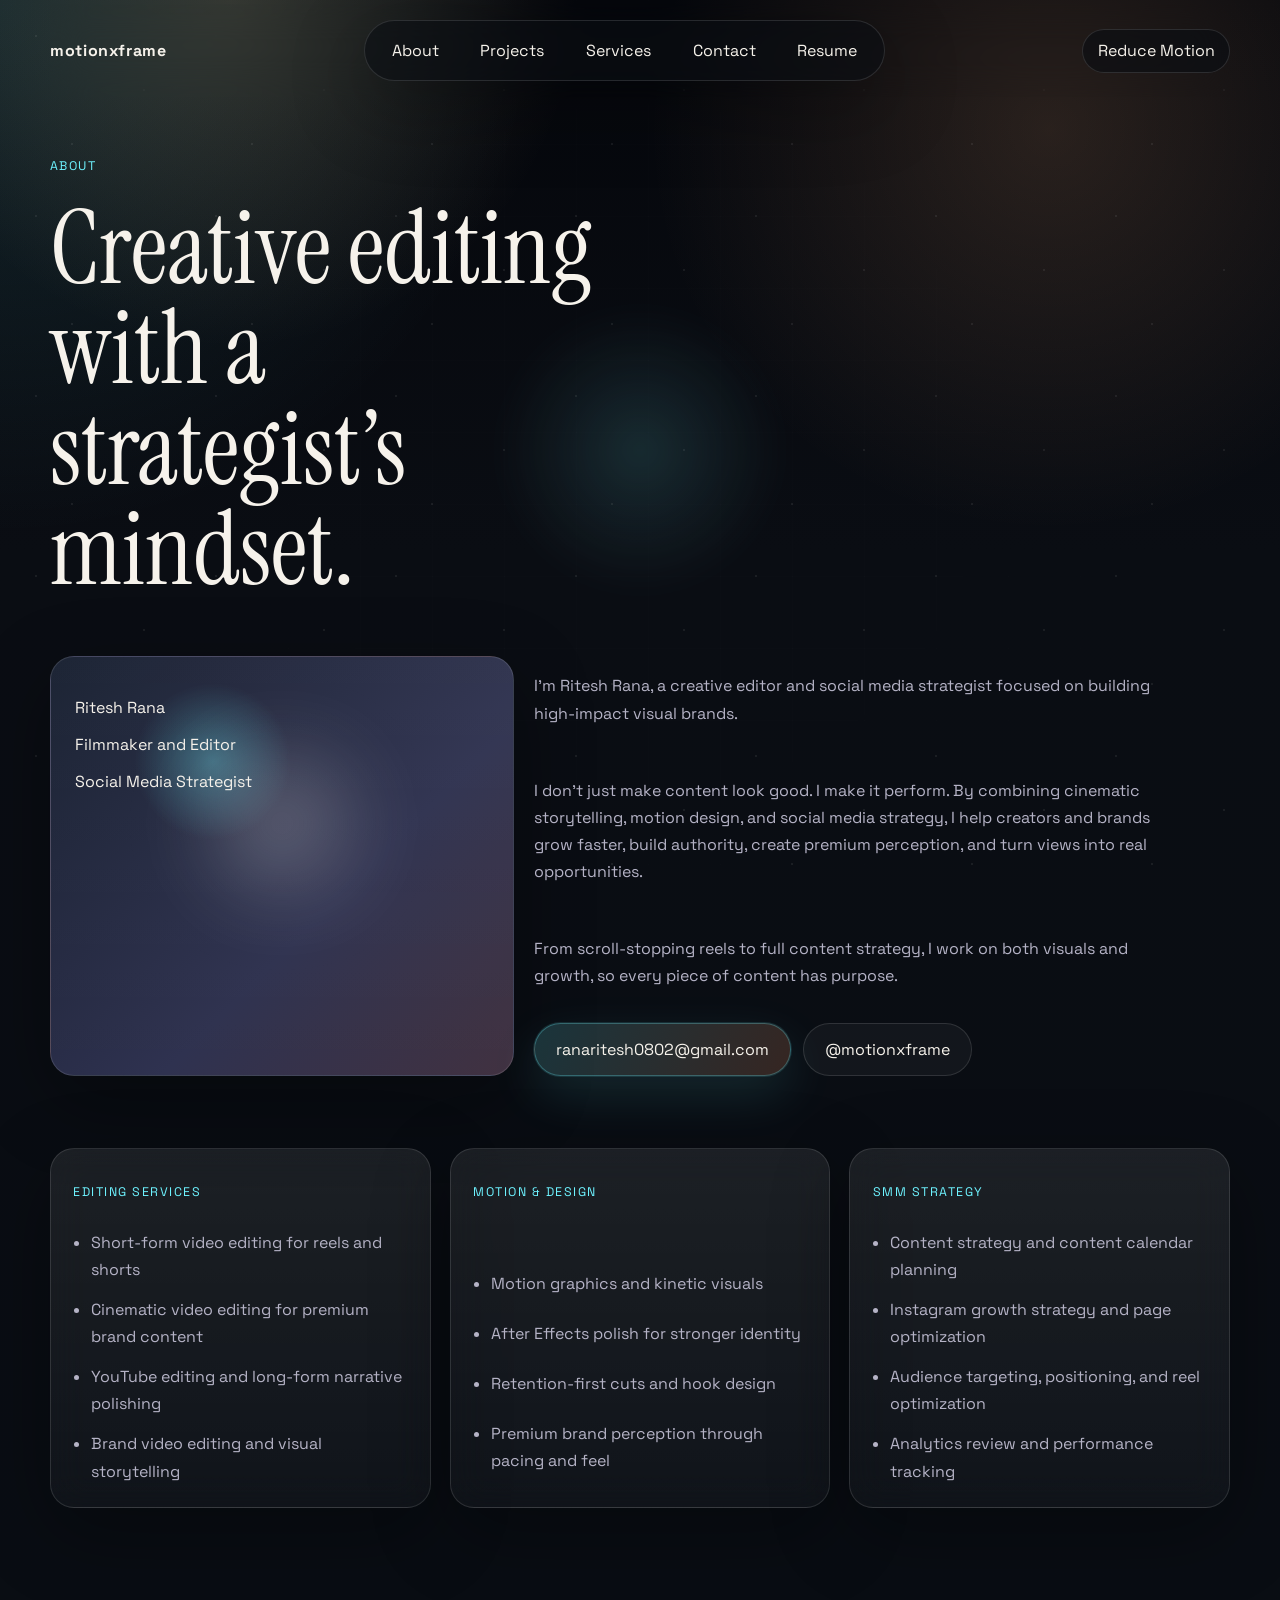
<file: about.html>
<!DOCTYPE html>
<html lang="en">
  <head>
    <meta charset="UTF-8" />
    <meta name="viewport" content="width=device-width, initial-scale=1.0" />
    <title>About | Motionxframe</title>
    <meta
      name="description"
      content="About Ritesh Rana of Motionxframe: cinematic video editing, motion design, and social media strategy for brands that want to grow."
    />
    <link rel="preconnect" href="https://fonts.googleapis.com" />
    <link rel="preconnect" href="https://fonts.gstatic.com" crossorigin />
    <link
      href="https://fonts.googleapis.com/css2?family=Instrument+Serif:ital@0;1&family=Space+Grotesk:wght@400;500;700&display=swap"
      rel="stylesheet"
    />
    <link rel="stylesheet" href="styles.css" />
    <script defer src="script.js"></script>
  </head>
  <body data-page="about">
    <a class="skip-link" href="#main">Skip to content</a>
    <div class="cursor-light" aria-hidden="true"></div>
    <div class="page-noise" aria-hidden="true"></div>
    <header class="site-header">
      <a class="brand mark" href="index.html">motionxframe</a>
      <nav class="site-nav" aria-label="Primary">
        <a href="about.html" aria-current="page">About</a>
        <a href="projects.html">Projects</a>
        <a href="services.html">Services</a>
        <a href="contact.html">Contact</a>
        <a href="assets/ritesh-rana-resume.pdf" download>Resume</a>
      </nav>
      <button class="motion-toggle" type="button" aria-pressed="false">
        Reduce Motion
      </button>
    </header>

    <main id="main" class="page-shell">
      <section class="section page-intro">
        <div class="section-heading reveal">
          <p class="eyebrow">About</p>
          <h1>Creative editing with a strategist’s mindset.</h1>
        </div>
        <div class="about-layout">
          <div class="portrait-card reveal tilt-card">
            <div class="portrait-glow"></div>
            <div class="portrait-copy">
              <p>Ritesh Rana</p>
              <p>Filmmaker and Editor</p>
              <p>Social Media Strategist</p>
            </div>
          </div>
          <div class="about-copy reveal">
            <p>
              I’m Ritesh Rana, a creative editor and social media strategist focused
              on building high-impact visual brands.
            </p>
            <p>
              I don’t just make content look good. I make it perform. By combining
              cinematic storytelling, motion design, and social media strategy, I
              help creators and brands grow faster, build authority, create premium
              perception, and turn views into real opportunities.
            </p>
            <p>
              From scroll-stopping reels to full content strategy, I work on both
              visuals and growth, so every piece of content has purpose.
            </p>
            <div class="about-links">
              <a class="button button-primary magnetic" href="mailto:ranaritesh0802@gmail.com"
                >ranaritesh0802@gmail.com</a
              >
              <a
                class="button button-secondary magnetic"
                href="https://www.instagram.com/motionxframe/"
                target="_blank"
                rel="noreferrer"
                >@motionxframe</a
              >
            </div>
          </div>
        </div>
      </section>

      <section class="section">
        <div class="detail-grid">
          <article class="detail-card glow-card reveal">
            <p class="eyebrow">Editing Services</p>
            <ul class="clean-list">
              <li>Short-form video editing for reels and shorts</li>
              <li>Cinematic video editing for premium brand content</li>
              <li>YouTube editing and long-form narrative polishing</li>
              <li>Brand video editing and visual storytelling</li>
            </ul>
          </article>
          <article class="detail-card glow-card reveal">
            <p class="eyebrow">Motion & Design</p>
            <ul class="clean-list">
              <li>Motion graphics and kinetic visuals</li>
              <li>After Effects polish for stronger identity</li>
              <li>Retention-first cuts and hook design</li>
              <li>Premium brand perception through pacing and feel</li>
            </ul>
          </article>
          <article class="detail-card glow-card reveal">
            <p class="eyebrow">SMM Strategy</p>
            <ul class="clean-list">
              <li>Content strategy and content calendar planning</li>
              <li>Instagram growth strategy and page optimization</li>
              <li>Audience targeting, positioning, and reel optimization</li>
              <li>Analytics review and performance tracking</li>
            </ul>
          </article>
        </div>
      </section>
    </main>
  </body>
</html>
</file>
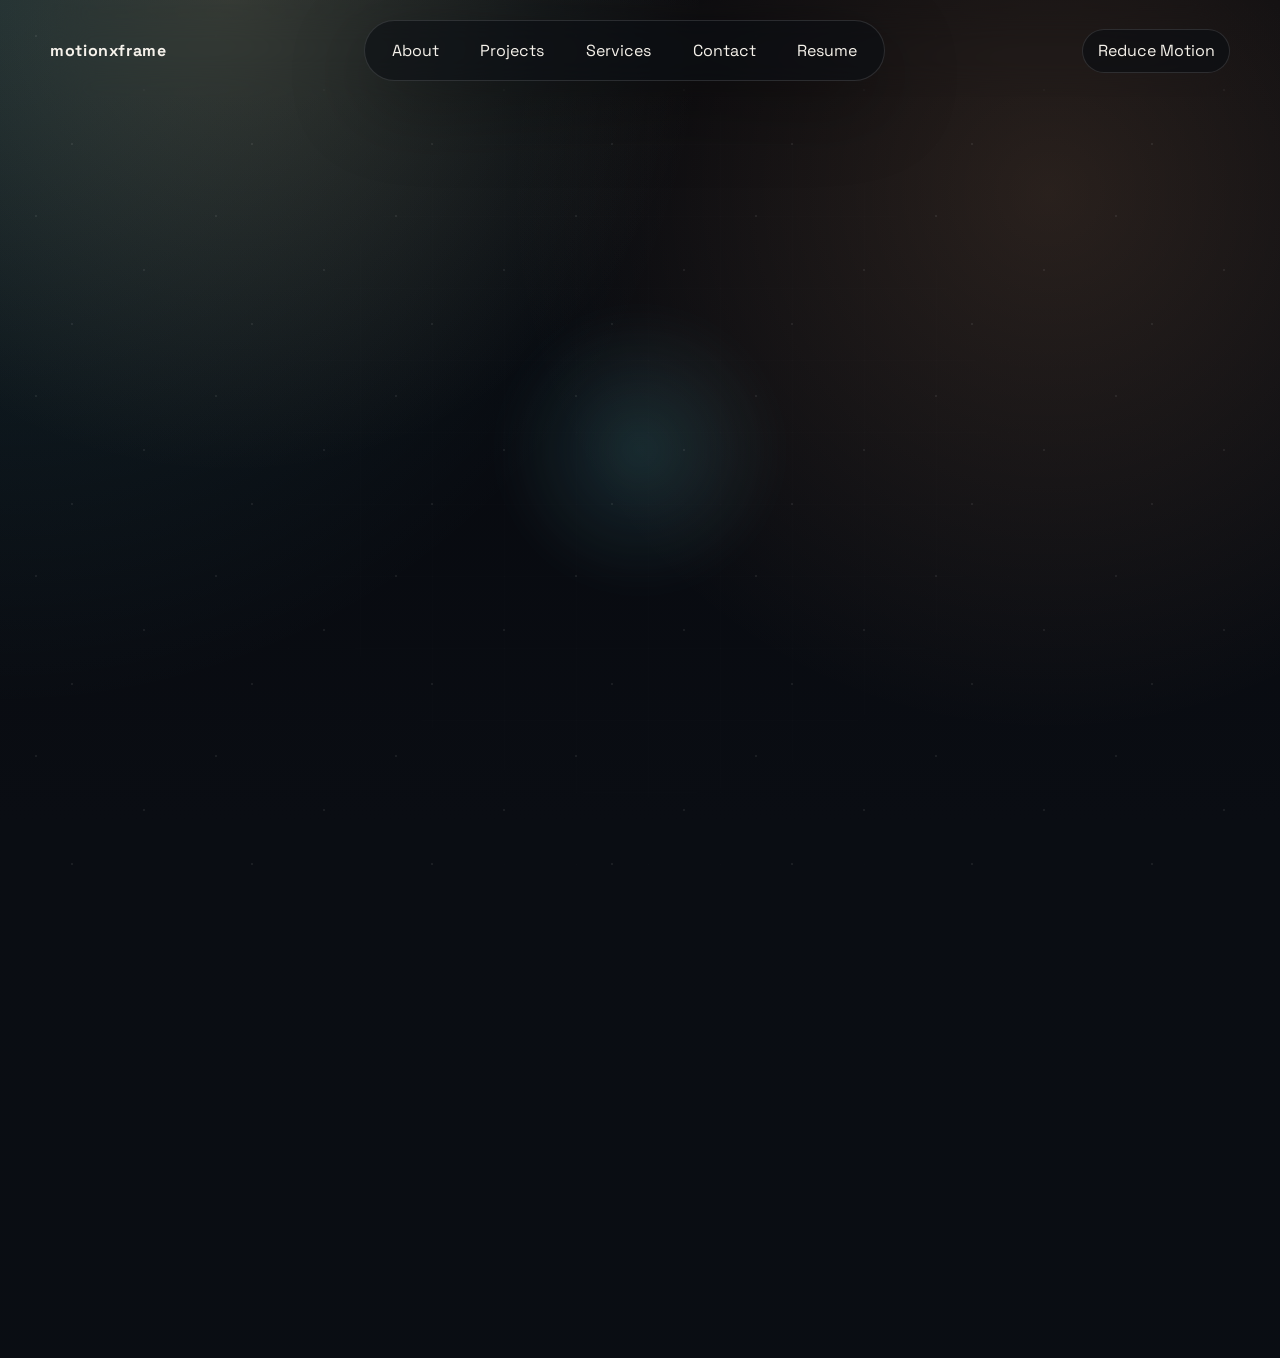
<file: blog.html>
<!DOCTYPE html>
<html lang="en">
  <head>
    <meta charset="UTF-8" />
    <meta http-equiv="refresh" content="0; url=services.html" />
    <meta name="viewport" content="width=device-width, initial-scale=1.0" />
    <title>Redirecting to Services</title>
  </head>
  <body>
    <p>Redirecting to <a href="services.html">Services</a>...</p>
  </body>
</html>
</file>
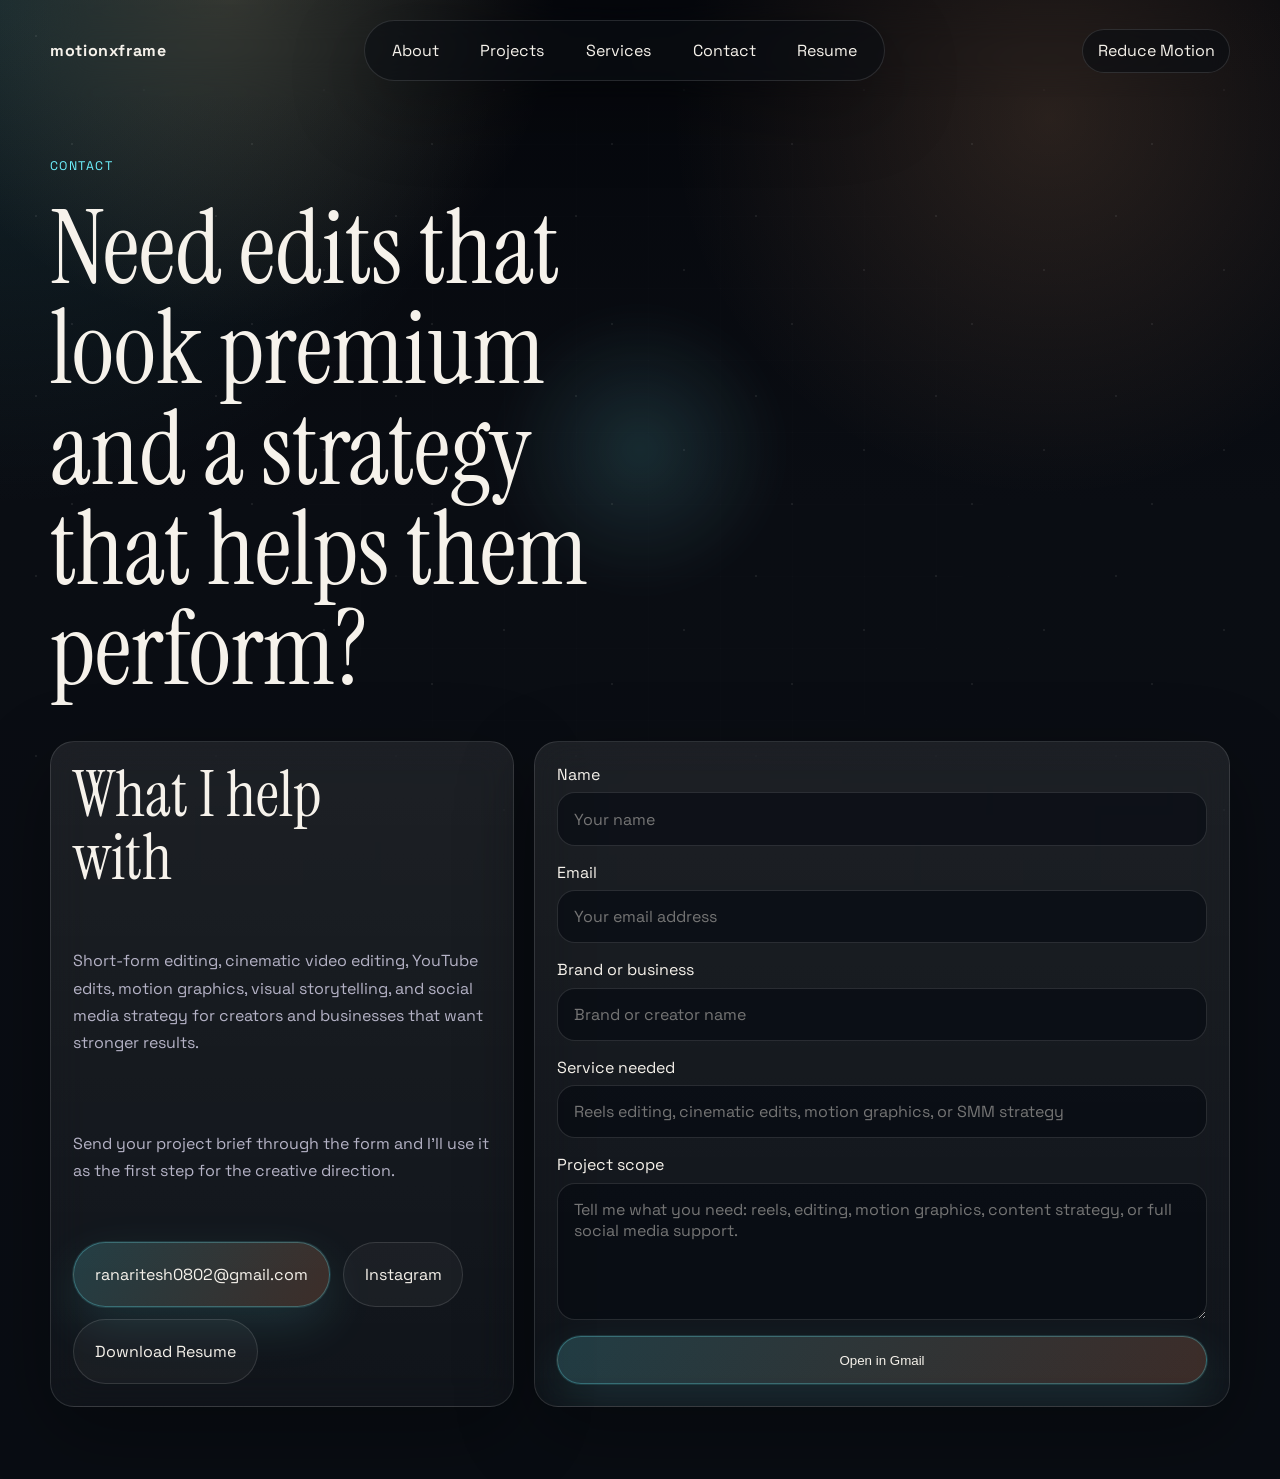
<file: contact.html>
<!DOCTYPE html>
<html lang="en">
  <head>
    <meta charset="UTF-8" />
    <meta name="viewport" content="width=device-width, initial-scale=1.0" />
    <title>Contact | Motionxframe</title>
    <meta
      name="description"
      content="Contact Motionxframe for cinematic video editing, motion graphics, and social media strategy."
    />
    <link rel="preconnect" href="https://fonts.googleapis.com" />
    <link rel="preconnect" href="https://fonts.gstatic.com" crossorigin />
    <link
      href="https://fonts.googleapis.com/css2?family=Instrument+Serif:ital@0;1&family=Space+Grotesk:wght@400;500;700&display=swap"
      rel="stylesheet"
    />
    <link rel="stylesheet" href="styles.css" />
    <script defer src="script.js"></script>
  </head>
  <body data-page="contact">
    <a class="skip-link" href="#main">Skip to content</a>
    <div class="cursor-light" aria-hidden="true"></div>
    <div class="page-noise" aria-hidden="true"></div>
    <header class="site-header">
      <a class="brand mark" href="index.html">motionxframe</a>
      <nav class="site-nav" aria-label="Primary">
        <a href="about.html">About</a>
        <a href="projects.html">Projects</a>
        <a href="services.html">Services</a>
        <a href="contact.html" aria-current="page">Contact</a>
        <a href="assets/ritesh-rana-resume.pdf" download>Resume</a>
      </nav>
      <button class="motion-toggle" type="button" aria-pressed="false">
        Reduce Motion
      </button>
    </header>

    <main id="main" class="page-shell">
      <section class="section page-intro">
        <div class="section-heading reveal">
          <p class="eyebrow">Contact</p>
          <h1>Need edits that look premium and a strategy that helps them perform?</h1>
        </div>
      </section>

      <section class="contact-layout">
        <article class="contact-card glow-card reveal">
          <h2>What I help with</h2>
          <p>
            Short-form editing, cinematic video editing, YouTube edits, motion
            graphics, visual storytelling, and social media strategy for creators
            and businesses that want stronger results.
          </p>
          <p class="contact-note">
            Send your project brief through the form and I’ll use it as the first
            step for the creative direction.
          </p>
          <div class="contact-links">
            <a class="button button-primary magnetic" href="mailto:ranaritesh0802@gmail.com"
              >ranaritesh0802@gmail.com</a
            >
            <a
              class="button button-secondary magnetic"
              href="https://www.instagram.com/motionxframe/"
              target="_blank"
              rel="noreferrer"
              >Instagram</a
            >
            <a class="button button-secondary magnetic" href="assets/ritesh-rana-resume.pdf" download
              >Download Resume</a
            >
          </div>
        </article>
        <form class="contact-form glow-card reveal">
          <label>
            Name
            <input type="text" name="name" placeholder="Your name" />
          </label>
          <label>
            Email
            <input type="email" name="email" placeholder="Your email address" />
          </label>
          <label>
            Brand or business
            <input type="text" name="brand" placeholder="Brand or creator name" />
          </label>
          <label>
            Service needed
            <input
              type="text"
              name="service"
              placeholder="Reels editing, cinematic edits, motion graphics, or SMM strategy"
            />
          </label>
          <label>
            Project scope
            <textarea
              name="scope"
              rows="5"
              placeholder="Tell me what you need: reels, editing, motion graphics, content strategy, or full social media support."
            ></textarea>
          </label>
          <button class="button button-primary magnetic" type="submit">Open in Gmail</button>
        </form>
      </section>
    </main>
  </body>
</html>
</file>
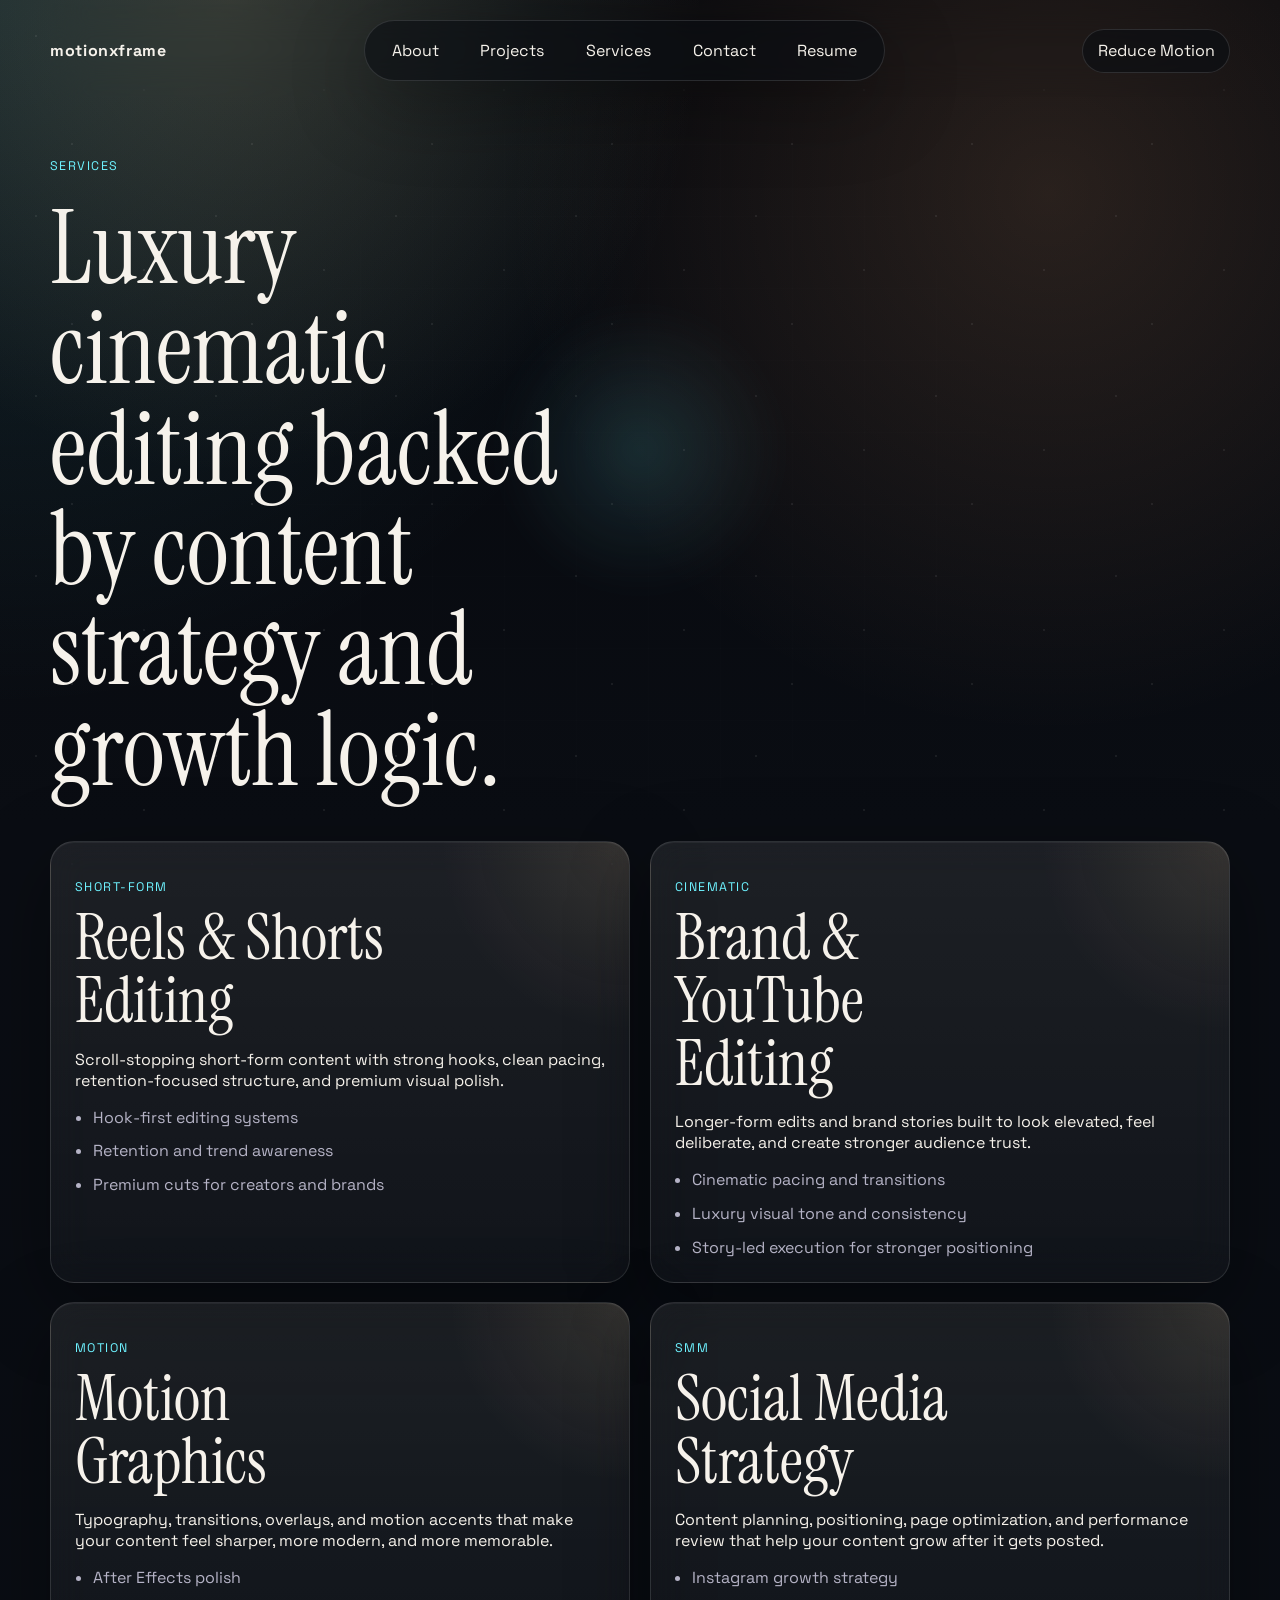
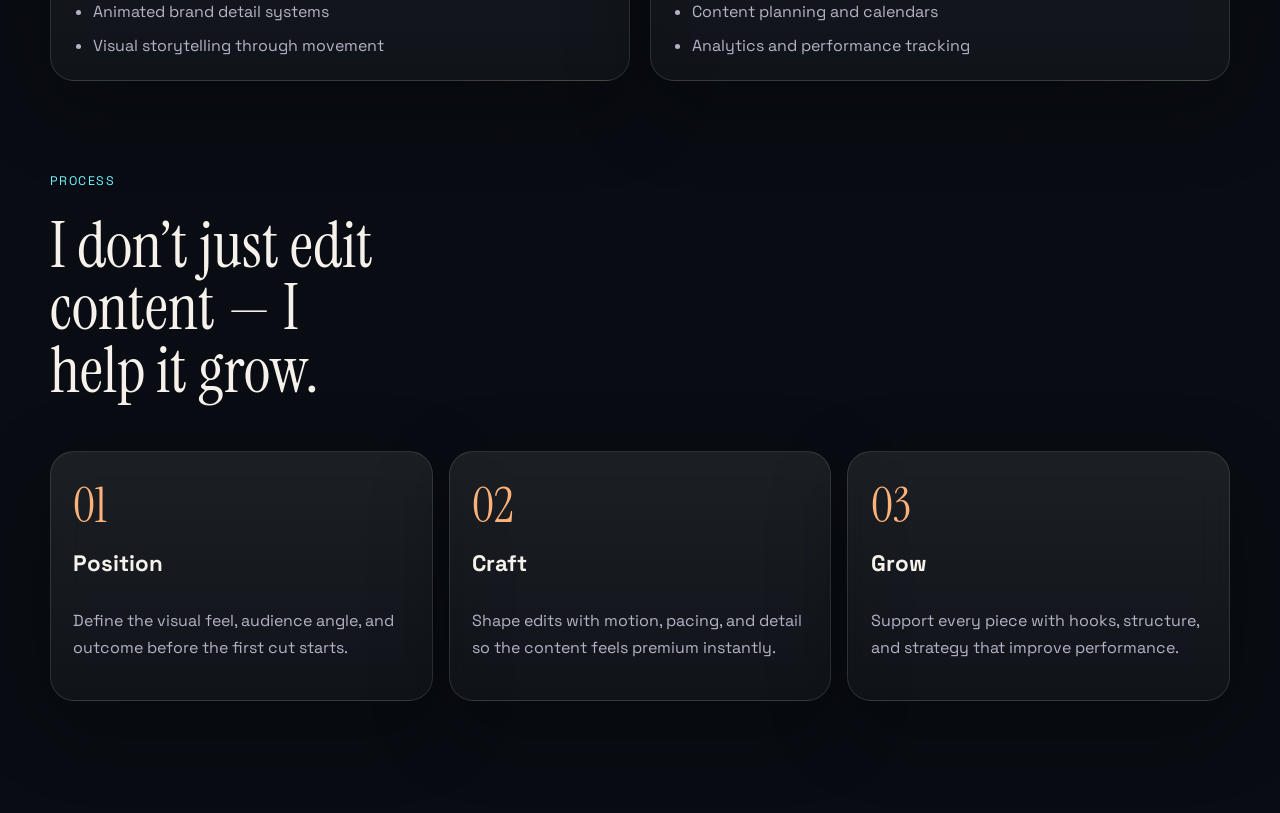
<file: services.html>
<!DOCTYPE html>
<html lang="en">
  <head>
    <meta charset="UTF-8" />
    <meta name="viewport" content="width=device-width, initial-scale=1.0" />
    <title>Services | Motionxframe</title>
    <meta
      name="description"
      content="Services from Motionxframe: premium short-form editing, cinematic brand videos, motion graphics, and social media strategy."
    />
    <link rel="preconnect" href="https://fonts.googleapis.com" />
    <link rel="preconnect" href="https://fonts.gstatic.com" crossorigin />
    <link
      href="https://fonts.googleapis.com/css2?family=Instrument+Serif:ital@0;1&family=Space+Grotesk:wght@400;500;700&display=swap"
      rel="stylesheet"
    />
    <link rel="stylesheet" href="styles.css" />
    <script defer src="script.js"></script>
  </head>
  <body data-page="services">
    <a class="skip-link" href="#main">Skip to content</a>
    <div class="cursor-light" aria-hidden="true"></div>
    <div class="page-noise" aria-hidden="true"></div>
    <header class="site-header">
      <a class="brand mark" href="index.html">motionxframe</a>
      <nav class="site-nav" aria-label="Primary">
        <a href="about.html">About</a>
        <a href="projects.html">Projects</a>
        <a href="services.html" aria-current="page">Services</a>
        <a href="contact.html">Contact</a>
        <a href="assets/ritesh-rana-resume.pdf" download>Resume</a>
      </nav>
      <button class="motion-toggle" type="button" aria-pressed="false">
        Reduce Motion
      </button>
    </header>

    <main id="main" class="page-shell">
      <section class="section page-intro">
        <div class="section-heading reveal">
          <p class="eyebrow">Services</p>
          <h1>Luxury cinematic editing backed by content strategy and growth logic.</h1>
        </div>
      </section>

      <section class="services-grid">
        <article class="service-card glow-card reveal">
          <p class="pill">Short-Form</p>
          <h2>Reels & Shorts Editing</h2>
          <p>
            Scroll-stopping short-form content with strong hooks, clean pacing,
            retention-focused structure, and premium visual polish.
          </p>
          <ul class="clean-list">
            <li>Hook-first editing systems</li>
            <li>Retention and trend awareness</li>
            <li>Premium cuts for creators and brands</li>
          </ul>
        </article>
        <article class="service-card glow-card reveal">
          <p class="pill">Cinematic</p>
          <h2>Brand & YouTube Editing</h2>
          <p>
            Longer-form edits and brand stories built to look elevated, feel
            deliberate, and create stronger audience trust.
          </p>
          <ul class="clean-list">
            <li>Cinematic pacing and transitions</li>
            <li>Luxury visual tone and consistency</li>
            <li>Story-led execution for stronger positioning</li>
          </ul>
        </article>
        <article class="service-card glow-card reveal">
          <p class="pill">Motion</p>
          <h2>Motion Graphics</h2>
          <p>
            Typography, transitions, overlays, and motion accents that make your
            content feel sharper, more modern, and more memorable.
          </p>
          <ul class="clean-list">
            <li>After Effects polish</li>
            <li>Animated brand detail systems</li>
            <li>Visual storytelling through movement</li>
          </ul>
        </article>
        <article class="service-card glow-card reveal">
          <p class="pill">SMM</p>
          <h2>Social Media Strategy</h2>
          <p>
            Content planning, positioning, page optimization, and performance
            review that help your content grow after it gets posted.
          </p>
          <ul class="clean-list">
            <li>Instagram growth strategy</li>
            <li>Content planning and calendars</li>
            <li>Analytics and performance tracking</li>
          </ul>
        </article>
      </section>

      <section class="section split-section">
        <div class="section-heading reveal">
          <p class="eyebrow">Process</p>
          <h2>I don’t just edit content — I help it grow.</h2>
        </div>
        <div class="timeline timeline-services">
          <article class="timeline-step reveal">
            <span>01</span>
            <h3>Position</h3>
            <p>Define the visual feel, audience angle, and outcome before the first cut starts.</p>
          </article>
          <article class="timeline-step reveal">
            <span>02</span>
            <h3>Craft</h3>
            <p>Shape edits with motion, pacing, and detail so the content feels premium instantly.</p>
          </article>
          <article class="timeline-step reveal">
            <span>03</span>
            <h3>Grow</h3>
            <p>Support every piece with hooks, structure, and strategy that improve performance.</p>
          </article>
        </div>
      </section>
    </main>
  </body>
</html>
</file>
<file: styles.css>
:root {
  --bg: #0a0d13;
  --bg-elevated: rgba(16, 21, 33, 0.68);
  --bg-solid: #121a29;
  --surface: rgba(255, 255, 255, 0.06);
  --surface-strong: rgba(255, 255, 255, 0.1);
  --text: #f6f2eb;
  --muted: #b5b3c6;
  --accent: #6ef3ff;
  --accent-strong: #ffb37a;
  --accent-gold: #e7c48d;
  --line: rgba(255, 255, 255, 0.12);
  --shadow: 0 24px 80px rgba(0, 0, 0, 0.32);
  --glow: 0 0 24px rgba(110, 243, 255, 0.24);
  --radius: 24px;
  --radius-sm: 16px;
  --page-width: min(1180px, calc(100vw - 2rem));
  --transition-fast: 180ms ease;
  --transition-base: 320ms cubic-bezier(0.22, 1, 0.36, 1);
  --transition-slow: 900ms cubic-bezier(0.2, 0.7, 0.2, 1);
}

* {
  box-sizing: border-box;
}

html {
  scroll-behavior: smooth;
}

html:focus-within {
  scroll-behavior: smooth;
}

body {
  margin: 0;
  font-family: "Space Grotesk", sans-serif;
  background:
    radial-gradient(circle at 18% 0%, rgba(231, 196, 141, 0.18), transparent 18%),
    radial-gradient(circle at top left, rgba(110, 243, 255, 0.13), transparent 26%),
    radial-gradient(circle at 82% 8%, rgba(255, 179, 122, 0.14), transparent 22%),
    linear-gradient(180deg, #05070c 0%, #0a0d13 34%, #090d13 100%);
  color: var(--text);
  min-height: 100vh;
  overflow-x: hidden;
}

body::before {
  content: "";
  position: fixed;
  inset: 0;
  background:
    linear-gradient(rgba(255, 255, 255, 0.035) 1px, transparent 1px),
    linear-gradient(90deg, rgba(255, 255, 255, 0.035) 1px, transparent 1px);
  background-size: 72px 72px;
  mask-image: radial-gradient(circle at center, black 30%, transparent 82%);
  opacity: 0.3;
  pointer-events: none;
}

.page-noise {
  position: fixed;
  inset: 0;
  pointer-events: none;
  opacity: 0.07;
  background-image:
    radial-gradient(circle at 20% 20%, #fff 1px, transparent 0),
    radial-gradient(circle at 80% 50%, #fff 1px, transparent 0),
    radial-gradient(circle at 40% 80%, #fff 1px, transparent 0);
  background-size: 180px 180px;
}

.skip-link {
  position: absolute;
  top: -100px;
  left: 1rem;
  padding: 0.8rem 1rem;
  background: #fff;
  color: #111;
  z-index: 1000;
}

.skip-link:focus {
  top: 1rem;
}

.site-header,
.section,
.metrics,
.cta-banner,
.page-intro,
.contact-layout,
.blog-grid {
  width: var(--page-width);
  margin-inline: auto;
}

.site-header {
  position: sticky;
  top: 0;
  z-index: 20;
  display: flex;
  align-items: center;
  justify-content: space-between;
  gap: 1rem;
  padding: 1rem 0;
  margin-top: 0.25rem;
  backdrop-filter: blur(18px);
}

.mark,
.site-nav a,
.button,
.motion-toggle,
.project-card a,
.post-card a {
  text-decoration: none;
  color: inherit;
}

.mark {
  font-weight: 700;
  letter-spacing: 0.04em;
}

a:focus-visible,
button:focus-visible,
input:focus-visible,
textarea:focus-visible {
  outline: 2px solid rgba(110, 243, 255, 0.72);
  outline-offset: 3px;
}

.site-nav {
  display: flex;
  flex-wrap: wrap;
  justify-content: center;
  gap: 0.8rem;
  padding: 0.55rem 0.8rem;
  border: 1px solid var(--line);
  border-radius: 999px;
  background: rgba(10, 13, 19, 0.62);
  box-shadow: var(--shadow);
}

.site-nav a,
.motion-toggle {
  position: relative;
  padding: 0.65rem 0.9rem;
  border-radius: 999px;
  transition:
    background var(--transition-fast),
    color var(--transition-fast),
    transform var(--transition-fast),
    box-shadow var(--transition-fast);
}

.site-nav a:hover,
.site-nav a:focus-visible,
.motion-toggle:hover,
.motion-toggle:focus-visible {
  background: rgba(255, 255, 255, 0.08);
  box-shadow: var(--glow);
  outline: none;
}

.motion-toggle {
  border: 1px solid var(--line);
  background: rgba(10, 13, 19, 0.62);
  color: var(--text);
  font: inherit;
  cursor: pointer;
}

.motion-toggle[data-active="true"] {
  background: rgba(110, 243, 255, 0.14);
}

.hero,
.page-intro {
  position: relative;
  display: grid;
  gap: 2rem;
}

.panel {
  padding: 3rem 0 4rem;
}

.panel-hero {
  min-height: calc(100vh - 92px);
  grid-template-columns: 1.2fr 0.8fr;
  align-items: center;
}

.hero-beam {
  position: absolute;
  right: 8%;
  bottom: 10%;
  width: 28rem;
  height: 28rem;
  border-radius: 50%;
  pointer-events: none;
  background: radial-gradient(circle, rgba(231, 196, 141, 0.26) 0%, rgba(231, 196, 141, 0.08) 36%, transparent 70%);
  filter: blur(22px);
}

.eyebrow,
.pill {
  text-transform: uppercase;
  letter-spacing: 0.12em;
  font-size: 0.78rem;
  color: var(--accent);
}

h1,
h2,
h3 {
  line-height: 0.98;
  margin: 0;
}

h1,
h2 {
  font-family: "Instrument Serif", serif;
  font-weight: 400;
}

h1 {
  font-size: clamp(3.4rem, 8vw, 7.5rem);
  max-width: 12ch;
}

h2 {
  font-size: clamp(2.2rem, 5vw, 4.2rem);
  max-width: 12ch;
}

h3 {
  font-size: 1.4rem;
}

.accent {
  color: var(--accent-gold);
  font-style: italic;
}

.lede,
.about-copy p,
.case-copy p,
.post-card p,
.contact-card p,
.timeline-step p,
.card-copy p,
.detail-card li,
.stat-label {
  color: var(--muted);
  line-height: 1.7;
  max-width: 64ch;
}

.hero-actions,
.cta-actions,
.about-links,
.contact-links,
.hero-copy,
.about-copy,
.case-copy,
.contact-card,
.contact-form,
.detail-card,
.post-card,
.timeline-step,
.orbital-card,
.project-card,
.stat-card {
  display: grid;
  gap: 1rem;
}

.button {
  display: inline-flex;
  align-items: center;
  justify-content: center;
  gap: 0.6rem;
  min-height: 3rem;
  padding: 0.9rem 1.3rem;
  border-radius: 999px;
  border: 1px solid transparent;
  transition:
    transform var(--transition-fast),
    box-shadow var(--transition-fast),
    border-color var(--transition-fast),
    background var(--transition-fast);
}

.button:hover,
.button:focus-visible {
  transform: translateY(-2px);
  outline: none;
}

.button-primary {
  background: linear-gradient(120deg, rgba(110, 243, 255, 0.18), rgba(255, 152, 104, 0.18));
  border-color: rgba(110, 243, 255, 0.28);
  box-shadow: 0 0 0 1px rgba(110, 243, 255, 0.12), 0 18px 50px rgba(110, 243, 255, 0.12);
}

.button-primary:hover,
.button-primary:focus-visible {
  box-shadow: 0 0 0 1px rgba(110, 243, 255, 0.2), 0 0 24px rgba(110, 243, 255, 0.32);
}

.button-secondary {
  border-color: var(--line);
  background: rgba(255, 255, 255, 0.04);
}

.cta-actions,
.about-links,
.contact-links {
  display: flex;
  flex-wrap: wrap;
  gap: 0.8rem;
}

.hero-stage {
  position: relative;
  min-height: 420px;
}

.orbital-card,
.project-card,
.detail-card,
.post-card,
.service-card,
.contact-card,
.contact-form,
.timeline-step,
.stat-card,
.case-study,
.portrait-card {
  position: relative;
  overflow: hidden;
  border: 1px solid var(--line);
  border-radius: var(--radius);
  background: linear-gradient(180deg, rgba(255, 255, 255, 0.08), rgba(255, 255, 255, 0.03));
  backdrop-filter: blur(18px);
  box-shadow: var(--shadow);
}

.orbital-card {
  max-width: 360px;
  margin-left: auto;
  padding: 1.6rem;
  transform: translateY(24px);
}

.luxury-badge {
  position: absolute;
  left: 0;
  bottom: 2rem;
  max-width: 18rem;
  padding: 1.2rem;
  border-radius: var(--radius);
  border: 1px solid var(--line);
  background:
    linear-gradient(180deg, rgba(255, 255, 255, 0.1), rgba(255, 255, 255, 0.03)),
    linear-gradient(135deg, rgba(231, 196, 141, 0.08), transparent 40%);
  backdrop-filter: blur(18px);
  box-shadow: var(--shadow);
}

.orbital-card ul,
.clean-list {
  margin: 0;
  padding-left: 1.1rem;
  color: var(--muted);
  display: grid;
  gap: 0.8rem;
}

.hero-grid {
  position: absolute;
  inset: 8% 0 0 auto;
  width: min(360px, 70vw);
  aspect-ratio: 1;
}

.hero-grid span {
  position: absolute;
  inset: 0;
  border: 1px solid rgba(110, 243, 255, 0.2);
  border-radius: 24px;
  animation: floatPanel 10s ease-in-out infinite;
}

.hero-grid span:nth-child(2) {
  inset: 14%;
  animation-delay: -2.5s;
}

.hero-grid span:nth-child(3) {
  inset: 28%;
  animation-delay: -5s;
}

.scroll-cue {
  position: absolute;
  left: 0;
  bottom: 1rem;
  display: inline-flex;
  align-items: center;
  gap: 0.8rem;
  color: var(--muted);
}

.scroll-cue svg {
  width: 28px;
  height: 28px;
  fill: none;
  stroke: currentColor;
  stroke-width: 1.5;
  animation: bounceArrow 1.6s ease-in-out infinite;
}

.metrics,
.project-grid,
.detail-grid,
.blog-grid,
.services-grid {
  display: grid;
  gap: 1.2rem;
}

.metrics,
.detail-grid {
  grid-template-columns: repeat(3, minmax(0, 1fr));
}

.project-grid {
  grid-template-columns: repeat(3, minmax(0, 1fr));
}

.project-grid-wide {
  grid-template-columns: repeat(2, minmax(0, 1fr));
}

.project-card,
.post-card,
.detail-card,
.service-card,
.contact-card,
.contact-form,
.timeline-step,
.stat-card {
  padding: 1.4rem;
}

.card-visual,
.case-media {
  min-height: 220px;
  border-radius: calc(var(--radius) - 8px);
  border: 1px solid rgba(255, 255, 255, 0.12);
  background-size: cover;
}

.media-clip {
  width: 100%;
  min-height: 220px;
  max-height: 220px;
  object-fit: cover;
  border-radius: calc(var(--radius) - 8px);
  border: 1px solid rgba(255, 255, 255, 0.12);
  background: #05070c;
}

.gradient-one {
  background:
    radial-gradient(circle at 30% 30%, rgba(110, 243, 255, 0.42), transparent 20%),
    linear-gradient(135deg, #121d37, #183d47 45%, #e16f49 110%);
}

.gradient-two {
  background:
    radial-gradient(circle at 60% 20%, rgba(255, 152, 104, 0.4), transparent 18%),
    linear-gradient(135deg, #20152e, #123040 52%, #6ef3ff 140%);
}

.gradient-three {
  background:
    radial-gradient(circle at 45% 35%, rgba(255, 255, 255, 0.18), transparent 15%),
    linear-gradient(135deg, #161b2b, #3f284d 54%, #163b4b 140%);
}

.section {
  padding: 2rem 0 4rem;
}

.section-heading {
  display: grid;
  gap: 0.8rem;
  margin-bottom: 1.5rem;
}

.split-section {
  display: grid;
  gap: 1.5rem;
}

.timeline {
  display: grid;
  grid-template-columns: repeat(3, minmax(0, 1fr));
  gap: 1rem;
}

.timeline-step span,
.stat-value {
  font-family: "Instrument Serif", serif;
  font-size: 3rem;
  color: var(--accent-strong);
}

.cta-banner {
  margin-bottom: 4rem;
  padding: 2rem;
  border: 1px solid var(--line);
  border-radius: var(--radius);
  background:
    radial-gradient(circle at top left, rgba(231, 196, 141, 0.16), transparent 24%),
    linear-gradient(180deg, rgba(255, 255, 255, 0.09), rgba(255, 255, 255, 0.04));
}

.page-shell {
  padding-bottom: 3rem;
}

.page-intro {
  padding: 3rem 0 1rem;
}

.about-layout,
.contact-layout,
.case-study {
  width: var(--page-width);
  margin: 0 auto 1.5rem;
  display: grid;
  grid-template-columns: 0.8fr 1.2fr;
  gap: 1.25rem;
}

.portrait-card {
  min-height: 420px;
  padding: 1.5rem;
  align-items: end;
  background:
    radial-gradient(circle at 35% 25%, rgba(110, 243, 255, 0.32), transparent 18%),
    linear-gradient(180deg, rgba(255, 255, 255, 0.05), rgba(255, 255, 255, 0.02)),
    linear-gradient(135deg, #11192a, #2b2e4c 60%, #4f2d2d 140%);
}

.portrait-glow {
  position: absolute;
  inset: 18% 24% auto;
  height: 180px;
  border-radius: 999px;
  background: radial-gradient(circle, rgba(255, 255, 255, 0.28), transparent 70%);
  filter: blur(34px);
}

.case-study {
  padding: 1rem;
  border: 1px solid transparent;
}

.video-frame {
  display: grid;
  align-items: stretch;
}

.video-frame video {
  width: 100%;
  height: 100%;
  min-height: 100%;
  object-fit: cover;
  border-radius: calc(var(--radius) - 8px);
  background: #05070c;
}

.strategy-panel {
  display: grid;
  place-items: end start;
  padding: 1.4rem;
}

.strategy-copy {
  max-width: 26rem;
  display: grid;
  gap: 0.8rem;
}

.strategy-copy p:last-child,
.contact-note {
  color: var(--muted);
  line-height: 1.7;
}

.case-copy {
  padding: 1rem 0.5rem;
}

.blog-grid {
  grid-template-columns: repeat(3, minmax(0, 1fr));
  padding-bottom: 3rem;
}

.services-grid {
  width: var(--page-width);
  margin: 0 auto;
  grid-template-columns: repeat(2, minmax(0, 1fr));
  padding-bottom: 3rem;
}

.service-card {
  min-height: 20rem;
  padding: 1.5rem;
  background:
    radial-gradient(circle at top right, rgba(231, 196, 141, 0.12), transparent 26%),
    linear-gradient(180deg, rgba(255, 255, 255, 0.08), rgba(255, 255, 255, 0.03));
}

.contact-form {
  align-content: start;
}

.contact-form label {
  display: grid;
  gap: 0.45rem;
}

.contact-form input,
.contact-form textarea {
  width: 100%;
  border: 1px solid rgba(255, 255, 255, 0.12);
  border-radius: 18px;
  background: rgba(4, 8, 15, 0.55);
  color: var(--text);
  padding: 0.95rem 1rem;
  font: inherit;
}

.contact-form input:focus,
.contact-form textarea:focus {
  outline: 1px solid rgba(110, 243, 255, 0.55);
  box-shadow: 0 0 0 3px rgba(110, 243, 255, 0.12);
}

.contact-form button:disabled {
  opacity: 0.7;
  cursor: not-allowed;
}

.project-card,
.service-card,
.case-study,
.cta-banner {
  box-shadow:
    0 24px 80px rgba(0, 0, 0, 0.34),
    inset 0 1px 0 rgba(255, 255, 255, 0.05);
}

.cursor-light {
  position: fixed;
  top: 0;
  left: 0;
  width: 18rem;
  height: 18rem;
  pointer-events: none;
  border-radius: 50%;
  opacity: 0.75;
  background: radial-gradient(circle, rgba(110, 243, 255, 0.18) 0%, rgba(110, 243, 255, 0.1) 28%, transparent 68%);
  transform: translate3d(-50%, -50%, 0);
  filter: blur(12px);
  mix-blend-mode: screen;
  z-index: 5;
}

.glow-card::after,
.button::after,
.site-nav a::after,
.motion-toggle::after {
  content: "";
  position: absolute;
  inset: 0;
  background: radial-gradient(circle at var(--pointer-x, 50%) var(--pointer-y, 50%), rgba(110, 243, 255, 0.18), transparent 42%);
  opacity: 0;
  transition: opacity var(--transition-base);
  pointer-events: none;
}

.glow-card:hover::after,
.glow-card:focus-within::after,
.button:hover::after,
.button:focus-visible::after,
.site-nav a:hover::after,
.site-nav a:focus-visible::after,
.motion-toggle:hover::after,
.motion-toggle:focus-visible::after {
  opacity: 1;
}

.reveal {
  opacity: 0;
  transform: translateY(32px);
  transition:
    opacity 700ms ease,
    transform 700ms cubic-bezier(0.22, 1, 0.36, 1);
}

.reveal.is-visible {
  opacity: 1;
  transform: translateY(0);
}

.is-reduced-motion *,
.is-reduced-motion *::before,
.is-reduced-motion *::after {
  animation-duration: 1ms !important;
  animation-iteration-count: 1 !important;
  transition-duration: 1ms !important;
  scroll-behavior: auto !important;
}

@keyframes bounceArrow {
  0%,
  100% {
    transform: translateY(0);
  }
  50% {
    transform: translateY(8px);
  }
}

@supports (view-transition-name: root) {
  ::view-transition-old(root),
  ::view-transition-new(root) {
    animation-duration: 220ms;
    animation-timing-function: ease;
  }

  ::view-transition-old(root) {
    animation-name: fade-out;
  }

  ::view-transition-new(root) {
    animation-name: fade-in;
  }
}

@keyframes fade-in {
  from {
    opacity: 0;
    transform: translateY(10px);
  }
  to {
    opacity: 1;
    transform: translateY(0);
  }
}

@keyframes fade-out {
  from {
    opacity: 1;
    transform: translateY(0);
  }
  to {
    opacity: 0;
    transform: translateY(-10px);
  }
}

@keyframes floatPanel {
  0%,
  100% {
    transform: rotate(0deg) translateY(0);
  }
  50% {
    transform: rotate(6deg) translateY(-12px);
  }
}

@media (max-width: 980px) {
  .panel-hero,
  .metrics,
  .project-grid,
  .project-grid-wide,
  .timeline,
  .detail-grid,
  .blog-grid,
  .services-grid,
  .about-layout,
  .contact-layout,
  .case-study {
    grid-template-columns: 1fr;
  }

  .site-header {
    position: relative;
    flex-direction: column;
    align-items: stretch;
  }

  .hero-stage {
    min-height: 320px;
  }

  .luxury-badge {
    position: relative;
    bottom: auto;
    margin-top: 1rem;
  }
}

@media (max-width: 720px) {
  :root {
    --page-width: min(100vw - 1.2rem, 100%);
    --radius: 20px;
  }

  .site-nav {
    border-radius: 22px;
  }

  .hero,
  .page-intro {
    padding-top: 1.2rem;
  }

  .cursor-light {
    display: none;
  }
}

@media (prefers-reduced-motion: reduce) {
  html {
    scroll-behavior: auto;
  }

  .cursor-light,
  .hero-grid,
  .scroll-cue svg {
    display: none;
  }

  .reveal {
    opacity: 1;
    transform: none;
  }
}
</file>
